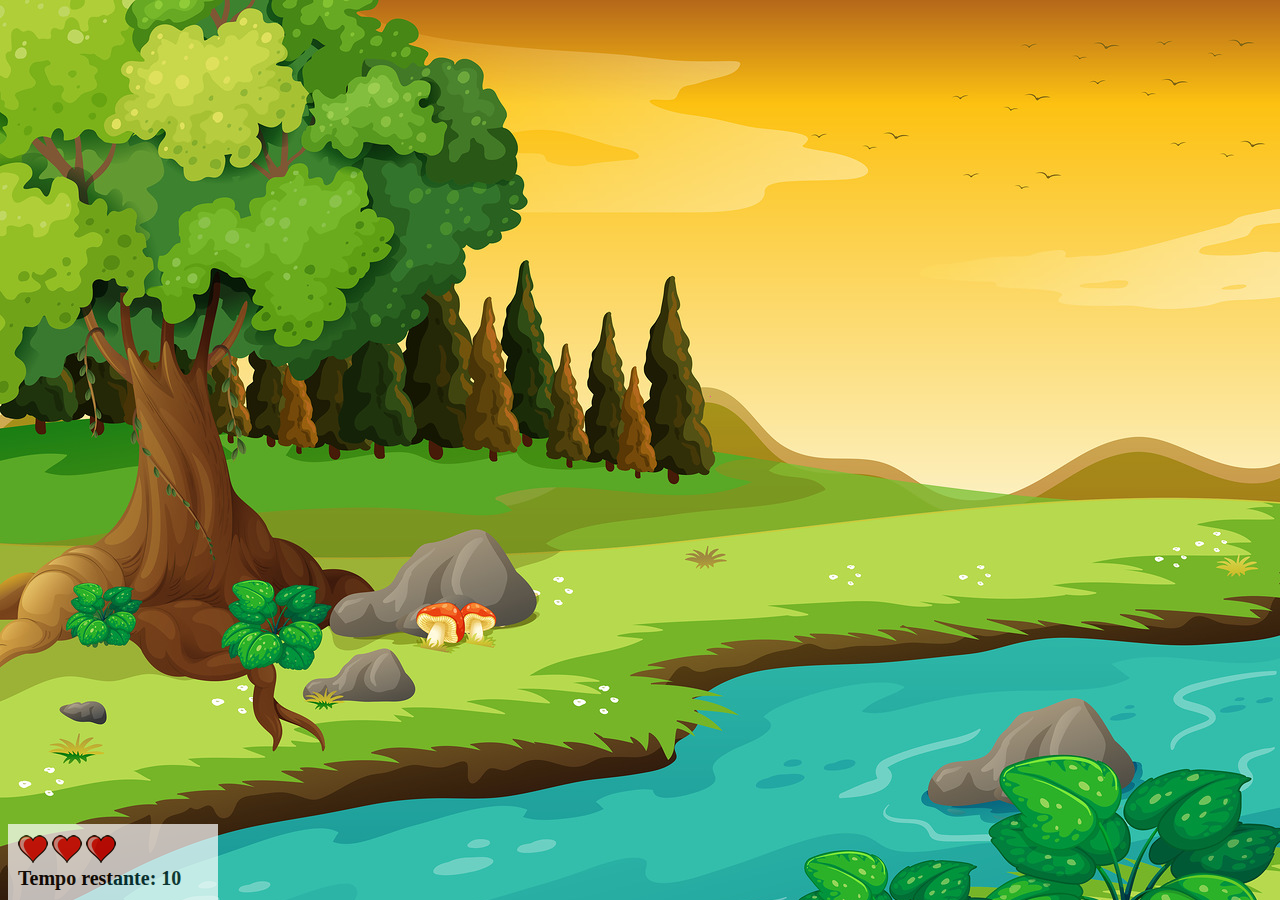
<file: index.html>
<!DOCTYPE html>
<html>
<head>
	<title>Java Script</title>
	<meta charset="utf-8">

	<link rel="stylesheet" type="text/css" href="estilo.css">
	
	<script type="text/javascript" src="jogo.js"></script>

</head>

<body onresize="ajustaTamanhoPalcoJogo()">

		<div class="painel">
			<div class="vidas">
				<img id="v1" src="imagens/coracao_cheio.png">
				<img id="v2" src="imagens/coracao_cheio.png">
				<img id="v3" src="imagens/coracao_cheio.png">
			</div>

			<div class="cronometro">
				Tempo restante: <span id="cronometro"></span>
			</div>
		</div>

		<script type="text/javascript">
			document.getElementById('cronometro').innerHTML = tempo

			var criaMosca = setInterval(function() {
			posicaoRandomica()
		}, criaMosquitoTempo)

		</script>
</body>
</html>
</file>
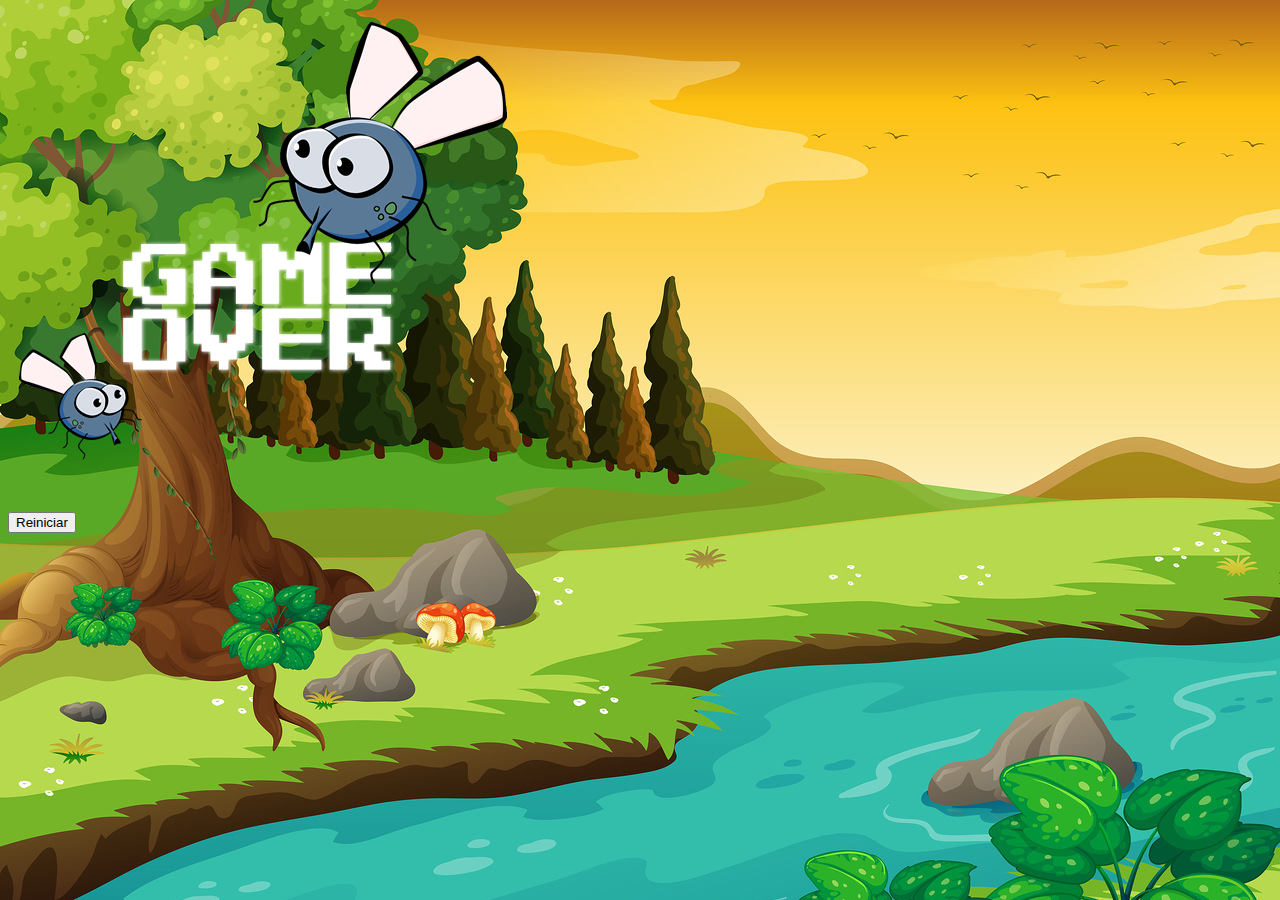
<file: fim_de_jogo.html>
<!DOCTYPE html>
<html>
<head>
	<title>Java Script</title>
	<meta charset="utf-8">

	<link rel="stylesheet" href="https://stackpath.bootstrapcdn.com/bootstrap/4.5.0/css/bootstrap.min.css" integrity="sha384-9aIt2nRpC12Uk9gS9baDl411NQApFmC26EwAOH8WgZl5MYYxFfc+NcPb1dKGj7Sk" crossorigin="anonymous">

	<link rel="stylesheet" type="text/css" href="estilo.css">

</head>

<body>

	<div class="container">
		<div class="row">
			<div class="col">
				<div class="d-flex justify-content-center">
					<img src="imagens/game_over.png">
				</div>
			</div>
		</div>

		<div class="row">
			<div class="col">
				<div class="d-flex justify-content-center">
					<button type="button" class="btn btn-dark btn-lg" onclick="window.location.href = 'index2.html'">Reiniciar</button>
				</div>
			</div>
		</div>

	</div>

		
</body>
</html>
</file>
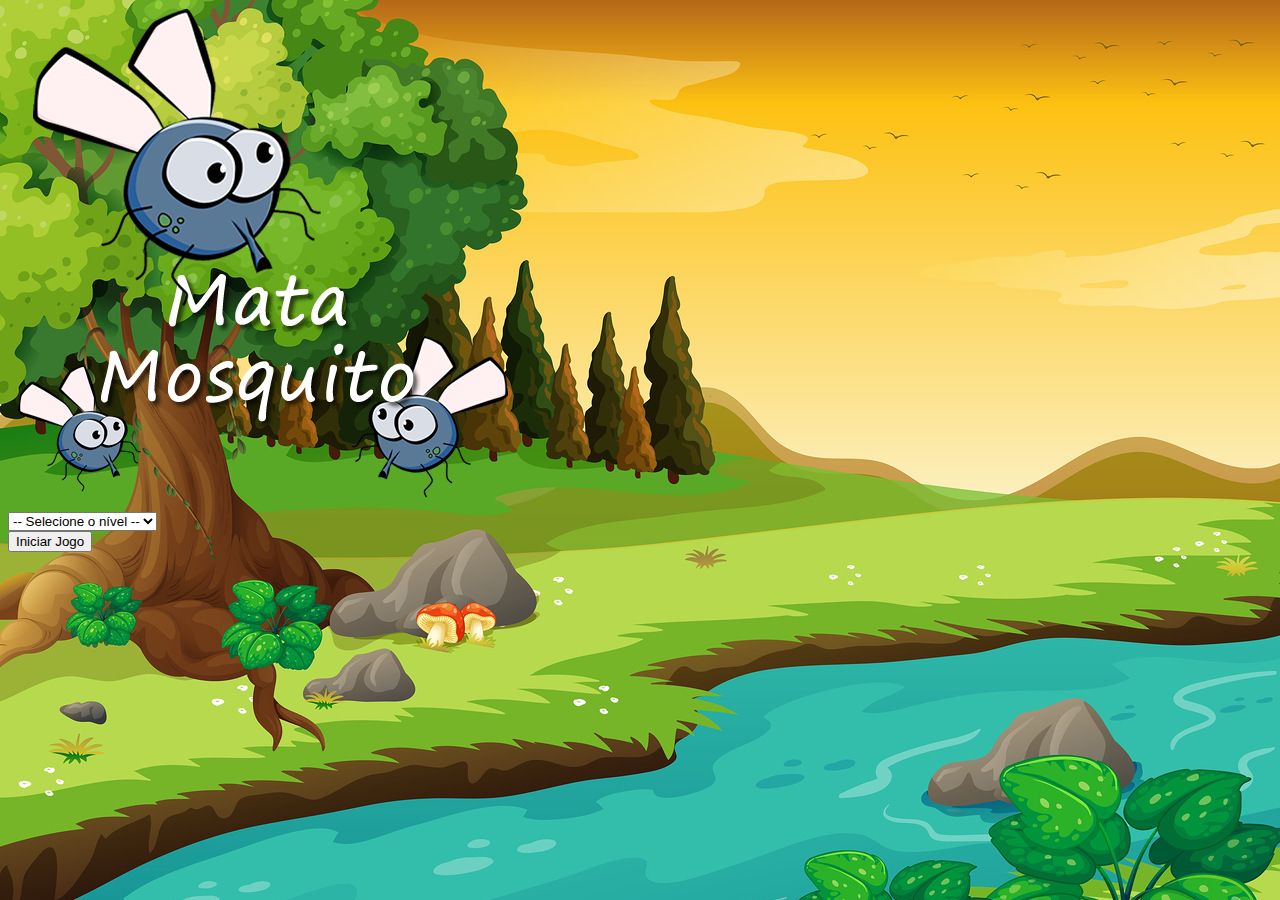
<file: index2.html>
<!DOCTYPE html>
<html>
<head>
	<title>Java Script</title>
	<meta charset="utf-8">

	<link rel="stylesheet" href="https://stackpath.bootstrapcdn.com/bootstrap/4.5.0/css/bootstrap.min.css" integrity="sha384-9aIt2nRpC12Uk9gS9baDl411NQApFmC26EwAOH8WgZl5MYYxFfc+NcPb1dKGj7Sk" crossorigin="anonymous">

	<link rel="stylesheet" type="text/css" href="estilo.css">

	<script type="text/javascript">
		function iniciarJogo() {
			var nivel = document.getElementById('nivel').value

			if(nivel === '') {
				alert('Selecione um nível para iniciar o jogo')
				return false
			}

			window.location.href = 'index.html?' + nivel
		}
	</script>

</head>

<body>

	<div class="container">
		<div class="row">
			<div class="col">
				<div class="d-flex justify-content-center">
					<img src="imagens/game.png">
				</div>
			</div>
		</div>

		<div class="row">
			<div class="col">
				<div class="d-flex justify-content-center">
					<div class="mb-2">
						<select class="form-control" id="nivel">
							<option value="">-- Selecione o nível --</option>
							<option value="normal">Normal</option>
							<option value="dificil">Difícil</option>
							<option value="insano">Insano</option>
						</select>
					</div>
				</div>
			</div>
		</div>

		<div class="row">
			<div class="col">
				<div class="d-flex justify-content-center">
					<button type="button" class="btn btn-danger btn-lg" onclick="iniciarJogo()">Iniciar Jogo</button>
				</div>
			</div>
		</div>

	</div>

		
</body>
</html>
</file>
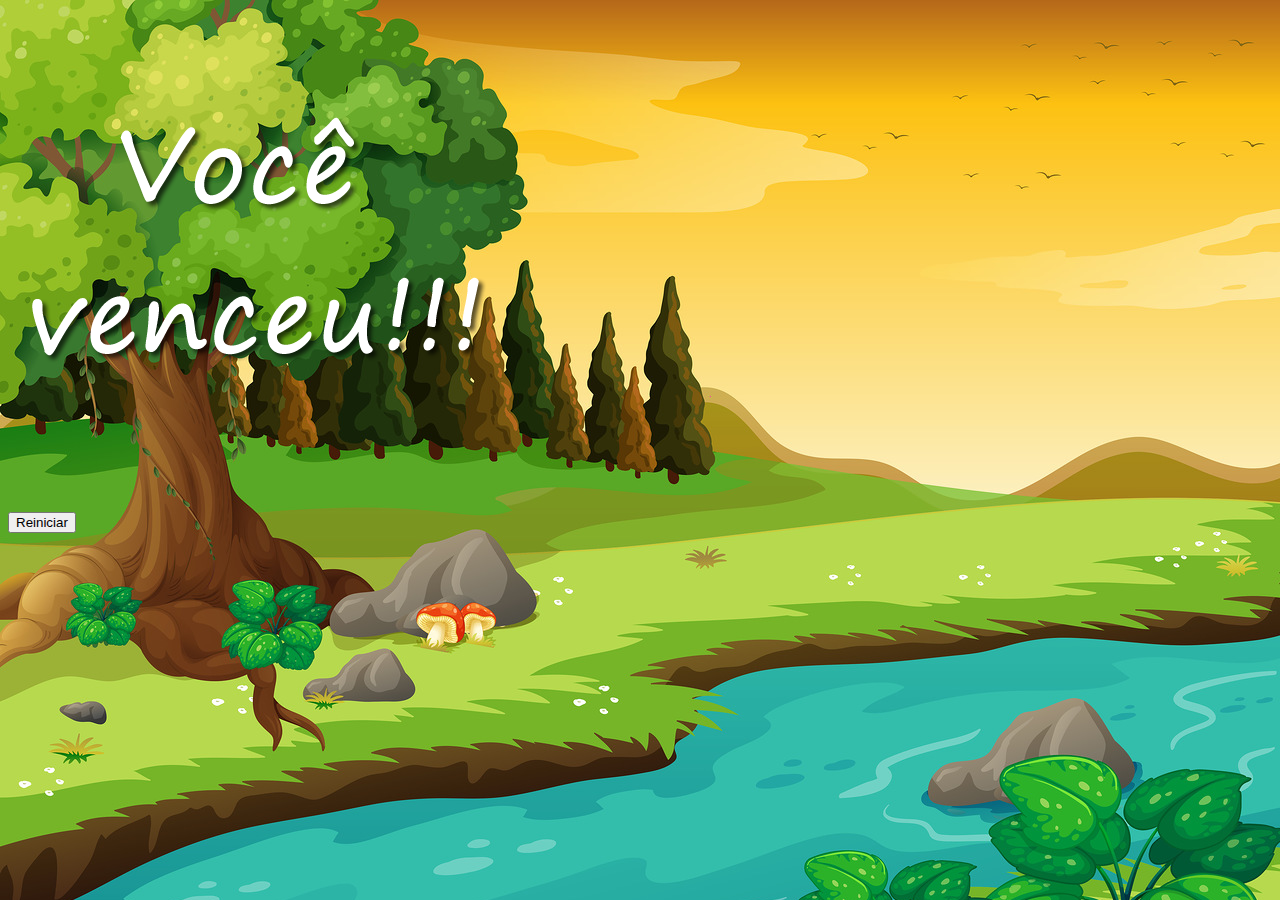
<file: vitoria.html>
<!DOCTYPE html>
<html>
<head>
	<title>Java Script</title>
	<meta charset="utf-8">

	<link rel="stylesheet" href="https://stackpath.bootstrapcdn.com/bootstrap/4.5.0/css/bootstrap.min.css" integrity="sha384-9aIt2nRpC12Uk9gS9baDl411NQApFmC26EwAOH8WgZl5MYYxFfc+NcPb1dKGj7Sk" crossorigin="anonymous">

	<link rel="stylesheet" type="text/css" href="estilo.css">

</head>

<body>

	<div class="container">
		<div class="row">
			<div class="col">
				<div class="d-flex justify-content-center">
					<img src="imagens/vitoria.png">
				</div>
			</div>
		</div>

		<div class="row">
			<div class="col">
				<div class="d-flex justify-content-center">
					<button type="button" class="btn btn-dark btn-lg" onclick="window.location.href = 'index2.html'">Reiniciar</button>
				</div>
			</div>
		</div>

	</div>

		
</body>
</html>
</file>
<file: estilo.css>
html {
	cursor: url(imagens/mata_mosca.png) 30 30, auto;
}

body {
	background-image: url(imagens/bg.jpg);
	background-repeat: no-repeat;
}

.mosquito1 {
	width: 50px;
	height: 50px;
}

.mosquito2 {
	width: 70px;
	height: 70px;
}

.mosquito3 {
	width: 90px;
	height: 90px;
}

.ladoA {
	transform: scaleX(1);
}

.ladoB {
	transform: scaleX(-1);
}

.painel {
	position: absolute;
	width: 190px;
	padding: 10px;
	bottom: 0px;
	border-top: solid 1px #fff;
	background-color: #fff;
	opacity: 0.7;
}

.vidas {
	float: left;
}

.cronometro {
	float: left;
	font-size: 20px;
	font-weight: bold;
}
</file>
